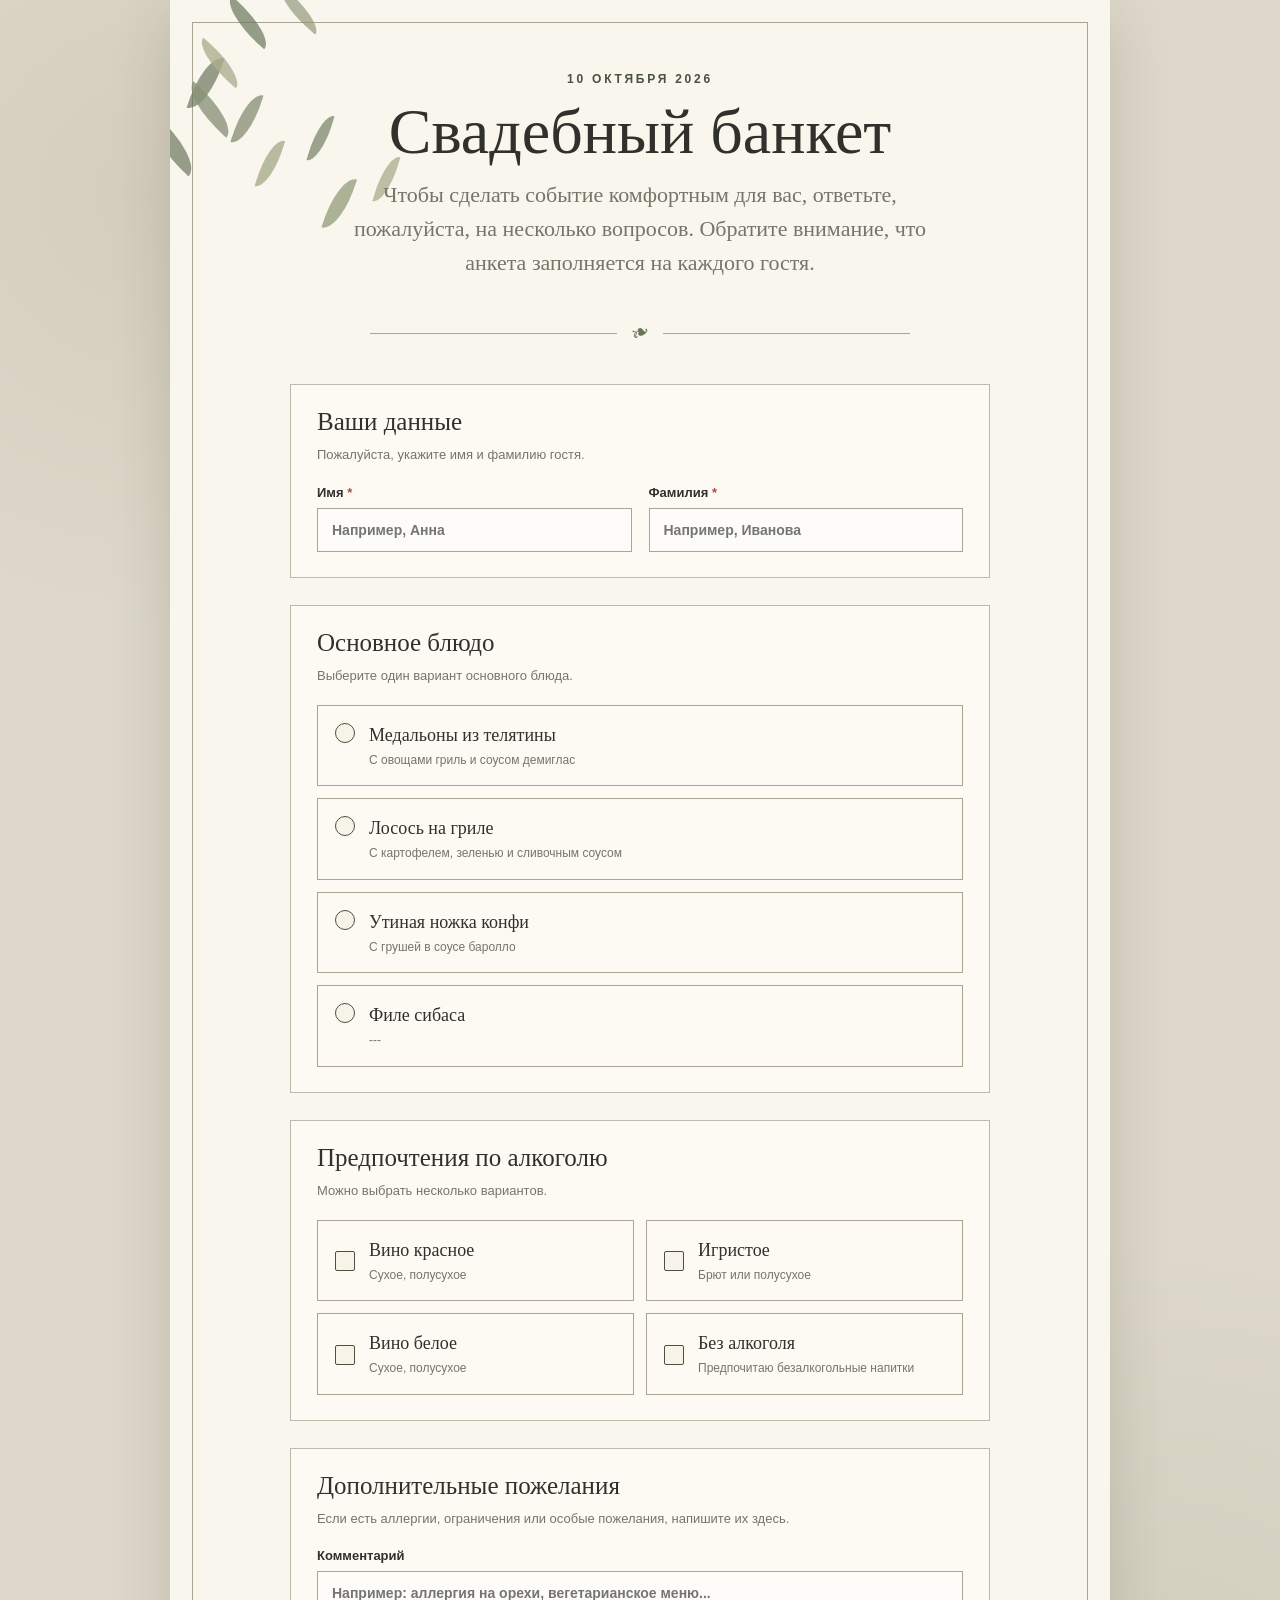
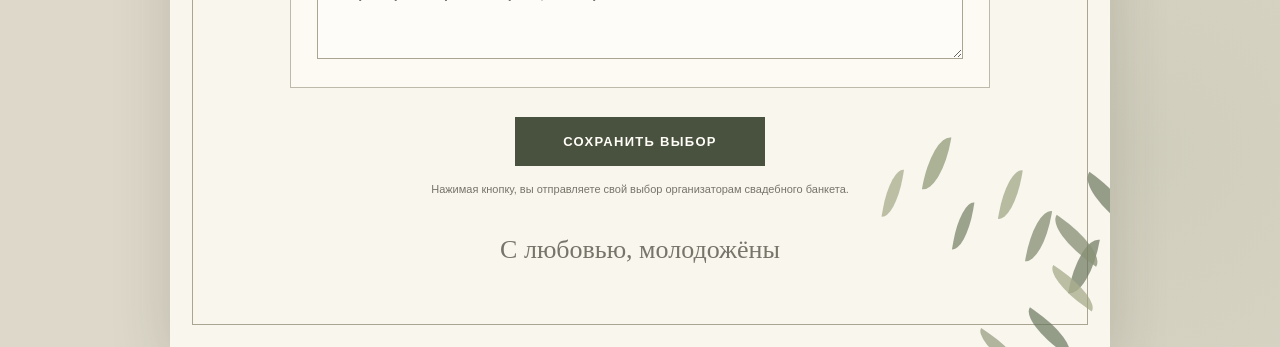
<file: templates/index.html>
<!DOCTYPE html>
<!-- saved from url=(0024)https://cw755283.tw1.ru/ -->
<html lang="ru"><head><meta http-equiv="Content-Type" content="text/html; charset=UTF-8">
  
  <meta name="viewport" content="width=device-width, initial-scale=1.0">

  <title>Выбор блюд — свадебный банкет</title>

  <link rel="preconnect" href="https://fonts.googleapis.com/">
  <link rel="preconnect" href="https://fonts.gstatic.com/" crossorigin="">

  

  <style>
    :root {
      --paper: #f7f3e9;
      --paper-dark: #eee7d8;
      --ink: #30302c;
      --muted: #77746a;
      --line: #aaa493;
      --green: #69745b;
      --green-dark: #48523f;
      --accent: #9a8062;
      --white: #fffdf7;
      --error: #a84b43;
      --shadow: 0 18px 55px rgba(54, 48, 35, 0.18);
    }

    * {
      box-sizing: border-box;
    }

    body {
      min-height: 100vh;
      margin: 0;
      color: var(--ink);
      background:
        radial-gradient(circle at 12% 10%, rgba(150, 137, 103, 0.13), transparent 27rem),
        radial-gradient(circle at 90% 90%, rgba(116, 132, 95, 0.12), transparent 32rem),
        #ddd8ca;
      font-family: "Montserrat", sans-serif;
    }

    .page {
      position: relative;
      width: min(100% - 32px, 940px);
      min-height: 100vh;
      margin: 0 auto;
      padding: 72px 72px 82px;
      overflow: hidden;
      background:
        linear-gradient(rgba(255, 255, 255, 0.24), rgba(255, 255, 255, 0.24)),
        var(--paper);
      box-shadow: var(--shadow);
    }

    .page::before {
      content: "";
      position: absolute;
      inset: 22px;
      z-index: 0;
      border: 1px solid var(--line);
      pointer-events: none;
    }

    .content {
      position: relative;
      z-index: 1;
      max-width: 700px;
      margin: 0 auto;
    }

    .botanical {
      position: absolute;
      z-index: 1;
      width: 270px;
      height: 230px;
      pointer-events: none;
      opacity: 0.88;
    }

    .botanical::before,
    .botanical::after {
      content: "";
      position: absolute;
      display: block;
      background: var(--green);
      border-radius: 100% 0 100% 0;
      transform: rotate(35deg);
      opacity: 0.78;
    }

    .botanical::before {
      width: 22px;
      height: 58px;
      left: 80px;
      top: 55px;
      box-shadow:
        50px 22px 0 -2px #7b8567,
        85px 58px 0 -3px #9aa17e,
        126px 19px 0 -4px #737e61,
        163px 76px 0 -1px #8a9470,
        201px 39px 0 -4px #a2a785;
    }

    .botanical::after {
      width: 24px;
      height: 66px;
      left: 28px;
      top: 100px;
      transform: rotate(-30deg);
      box-shadow:
        52px 4px 0 -2px #7b8567,
        93px -20px 0 -4px #a0a681,
        142px -26px 0 -3px #67755b,
        185px 4px 0 -5px #929979;
    }

    .botanical-top {
      top: -16px;
      left: -48px;
      transform: rotate(-18deg);
    }

    .botanical-bottom {
      right: -56px;
      bottom: -25px;
      transform: rotate(155deg);
    }

    .eyebrow {
      margin: 0 0 12px;
      color: var(--green-dark);
      font-size: 12px;
      font-weight: 600;
      letter-spacing: 0.23em;
      text-align: center;
      text-transform: uppercase;
    }

    h1 {
      max-width: 650px;
      margin: 0 auto 13px;
      font-family: "Playfair Display", serif;
      font-size: clamp(35px, 6vw, 64px);
      font-weight: 500;
      line-height: 1.05;
      text-align: center;
    }

    .subtitle {
      max-width: 600px;
      margin: 0 auto 42px;
      color: var(--muted);
      font-family: "Playfair Display", serif;
      font-size: clamp(17px, 2.5vw, 22px);
      line-height: 1.55;
      text-align: center;
    }

    .ornament {
      display: flex;
      align-items: center;
      gap: 14px;
      width: min(100%, 540px);
      margin: 0 auto 40px;
      color: var(--green);
    }

    .ornament::before,
    .ornament::after {
      content: "";
      flex: 1;
      height: 1px;
      background: var(--line);
    }

    .ornament-symbol {
      font-size: 22px;
      line-height: 1;
      transform: rotate(-25deg);
    }

    form {
      display: grid;
      gap: 27px;
    }

    .form-section {
      padding: 23px 26px 25px;
      border: 1px solid rgba(170, 164, 147, 0.75);
      background: rgba(255, 253, 247, 0.48);
    }

    .section-title {
      margin: 0 0 18px;
      font-family: "Playfair Display", serif;
      font-size: 25px;
      font-weight: 500;
    }

    .section-hint {
      margin: -9px 0 19px;
      color: var(--muted);
      font-size: 13px;
      line-height: 1.55;
    }

    .fields {
      display: grid;
      grid-template-columns: repeat(2, minmax(0, 1fr));
      gap: 17px;
    }

    label {
      display: block;
      color: var(--ink);
      font-size: 13px;
      font-weight: 600;
    }

    input[type="text"],
    textarea {
      width: 100%;
      margin-top: 8px;
      padding: 13px 14px;
      border: 1px solid var(--line);
      border-radius: 0;
      outline: none;
      color: var(--ink);
      background: rgba(255, 255, 255, 0.5);
      font: inherit;
      font-size: 14px;
      transition: border-color 0.2s, box-shadow 0.2s, background 0.2s;
    }

    textarea {
      min-height: 88px;
      resize: vertical;
    }

    input[type="text"]:focus,
    textarea:focus {
      border-color: var(--green);
      background: var(--white);
      box-shadow: 0 0 0 3px rgba(105, 116, 91, 0.13);
    }

    .choices {
      display: grid;
      gap: 12px;
    }

    .choice {
      position: relative;
    }

    .choice input {
      position: absolute;
      width: 1px;
      height: 1px;
      opacity: 0;
    }

    .choice label {
      display: flex;
      align-items: flex-start;
      gap: 14px;
      padding: 16px 17px;
      border: 1px solid var(--line);
      cursor: pointer;
      font-weight: 400;
      line-height: 1.45;
      transition: border-color 0.2s, background 0.2s, transform 0.2s;
    }

    .choice label:hover {
      background: rgba(255, 255, 255, 0.58);
      transform: translateY(-1px);
    }

    .choice input:checked + label {
      border-color: var(--green-dark);
      background: rgba(105, 116, 91, 0.13);
      box-shadow: inset 4px 0 0 var(--green-dark);
    }

    .choice input:focus-visible + label {
      outline: 3px solid rgba(105, 116, 91, 0.24);
      outline-offset: 2px;
    }

    .radio-mark,
    .check-mark {
      display: grid;
      flex: 0 0 20px;
      place-items: center;
      width: 20px;
      height: 20px;
      margin-top: 1px;
      border: 1px solid var(--green-dark);
      background: var(--paper);
    }

    .radio-mark {
      border-radius: 50%;
    }

    .check-mark {
      border-radius: 2px;
    }

    .choice input:checked + label .radio-mark::after {
      content: "";
      width: 10px;
      height: 10px;
      border-radius: 50%;
      background: var(--green-dark);
    }

    .choice input:checked + label .check-mark::after {
      content: "✓";
      color: var(--green-dark);
      font-size: 15px;
      font-weight: 700;
      line-height: 1;
    }

    .choice-content {
      display: grid;
      gap: 4px;
    }

    .choice-title {
      font-family: "Playfair Display", serif;
      font-size: 18px;
    }

    .choice-description {
      color: var(--muted);
      font-size: 12px;
    }

    .alcohol-grid {
      display: grid;
      grid-template-columns: repeat(2, minmax(0, 1fr));
      gap: 12px;
    }

    .alcohol-grid .choice label {
      min-height: 65px;
      align-items: center;
    }

    .required {
      color: var(--error);
    }

    .error-message {
      display: none;
      margin-top: 9px;
      color: var(--error);
      font-size: 12px;
      line-height: 1.4;
    }

    .has-error .error-message {
      display: block;
    }

    .has-error input[type="text"],
    .has-error .choice label {
      border-color: var(--error);
    }

    .submit-wrap {
      display: grid;
      justify-items: center;
      gap: 15px;
      padding-top: 2px;
    }

    button {
      min-width: 250px;
      padding: 16px 26px;
      border: 1px solid var(--green-dark);
      color: #fffdf7;
      background: var(--green-dark);
      cursor: pointer;
      font: inherit;
      font-size: 13px;
      font-weight: 600;
      letter-spacing: 0.1em;
      text-transform: uppercase;
      transition: background 0.2s, transform 0.2s, box-shadow 0.2s;
    }

    button:hover {
      background: #394334;
      box-shadow: 0 8px 18px rgba(72, 82, 63, 0.2);
      transform: translateY(-1px);
    }

    button:active {
      transform: translateY(0);
    }

    .privacy-note {
      max-width: 520px;
      margin: 0;
      color: var(--muted);
      font-size: 11px;
      line-height: 1.5;
      text-align: center;
    }

    .success {
      display: none;
      padding: 30px 24px;
      border: 1px solid var(--green);
      background: rgba(105, 116, 91, 0.12);
      text-align: center;
    }

    .success.is-visible {
      display: block;
    }

    .success-title {
      margin: 0 0 9px;
      font-family: "Playfair Display", serif;
      font-size: 28px;
    }

    .success p {
      margin: 0;
      color: var(--muted);
      font-size: 14px;
      line-height: 1.6;
    }

    .footer-note {
      margin: 38px 0 0;
      color: var(--muted);
      font-family: "Marck Script", cursive;
      font-size: 26px;
      text-align: center;
    }

    @media (max-width: 700px) {
      .page {
        width: calc(100% - 18px);
        padding: 58px 28px 62px;
      }

      .page::before {
        inset: 12px;
      }

      .botanical {
        transform: scale(0.72);
      }

      .botanical-top {
        top: -36px;
        left: -90px;
      }

      .botanical-bottom {
        right: -102px;
        bottom: -65px;
      }

      .fields,
      .alcohol-grid {
        grid-template-columns: 1fr;
      }

      .form-section {
        padding: 20px 17px 21px;
      }

      .section-title {
        font-size: 23px;
      }
    }

    @media (max-width: 430px) {
      body {
        background: var(--paper);
      }

      .page {
        width: 100%;
        min-height: 100vh;
        padding-right: 21px;
        padding-left: 21px;
        box-shadow: none;
      }

      .page::before {
        inset: 9px;
      }

      h1 {
        font-size: 38px;
      }

      .subtitle {
        margin-bottom: 32px;
        font-size: 17px;
      }

      .ornament {
        margin-bottom: 28px;
      }

      button {
        width: 100%;
        min-width: 0;
      }
    }
  </style>
</head>

<body>
  <main class="page">
    <div class="botanical botanical-top" aria-hidden="true"></div>
    <div class="botanical botanical-bottom" aria-hidden="true"></div>

    <div class="content">
      <p class="eyebrow"> 10 октября 2026</p>

      <h1>Свадебный банкет</h1>

      <p class="subtitle">
        Чтобы сделать событие комфортным для вас,
        ответьте, пожалуйста, на несколько вопросов.
        Обратите внимание, что анкета заполняется на каждого гостя.
      </p>

      <div class="ornament" aria-hidden="true">
        <span class="ornament-symbol">❧</span>
      </div>

      <form id="banquetForm" method="post" action="/submit" novalidate="">
        <section class="form-section" id="guestSection">
          <h2 class="section-title">Ваши данные</h2>
          <p class="section-hint">
            Пожалуйста, укажите имя и фамилию гостя.
          </p>

          <div class="fields">
            <label>
              Имя <span class="required">*</span>
              <input type="text" id="firstName" name="firstName" autocomplete="given-name" placeholder="Например, Анна" required="">
            </label>

            <label>
              Фамилия <span class="required">*</span>
              <input type="text" id="lastName" name="lastName" autocomplete="family-name" placeholder="Например, Иванова" required="">
            </label>
          </div>

          <p class="error-message" id="guestError">
            Укажите имя и фамилию.
          </p>
        </section>

        <section class="form-section" id="mainDishSection">
          <h2 class="section-title">Основное блюдо</h2>
          <p class="section-hint">
            Выберите один вариант основного блюда.
          </p>

          <div class="choices">
            <div class="choice">
              <input type="radio" id="dish1" name="mainDish" value="Медальоны из говядины" required="">
              <label for="dish1">
                <span class="radio-mark" aria-hidden="true"></span>
                <span class="choice-content">
                  <span class="choice-title">Медальоны из телятины</span>
                  <span class="choice-description">
                    С овощами гриль и соусом демиглас
                  </span>
                </span>
              </label>
            </div>

            <div class="choice">
              <input type="radio" id="dish2" name="mainDish" value="Филе лосося">
              <label for="dish2">
                <span class="radio-mark" aria-hidden="true"></span>
                <span class="choice-content">
                  <span class="choice-title">Лосось на гриле</span>
                  <span class="choice-description">
                    С картофелем, зеленью и сливочным соусом
                  </span>
                </span>
              </label>
            </div>

            <div class="choice">
              <input type="radio" id="dish3" name="mainDish" value="Равиоли с белыми грибами">
              <label for="dish3">
                <span class="radio-mark" aria-hidden="true"></span>
                <span class="choice-content">
                  <span class="choice-title">Утиная ножка конфи</span>
                  <span class="choice-description">
                    С грушей в соусе баролло
                  </span>
                </span>
              </label>
            </div>
            <div class="choice">
              <input type="radio" id="dish3" name="mainDish" value="Филе сибаса">
              <label for="dish3">
                <span class="radio-mark" aria-hidden="true"></span>
                <span class="choice-content">
                  <span class="choice-title">Филе сибаса</span>
                  <span class="choice-description">
                    ---
                  </span>
                </span>
              </label>
            </div>            
          </div>

          <p class="error-message" id="dishError">
            Выберите основное блюдо.
          </p>
        </section>

        <section class="form-section">
          <h2 class="section-title">Предпочтения по алкоголю</h2>
          <p class="section-hint">
            Можно выбрать несколько вариантов.
          </p>

          <div class="alcohol-grid">
            <div class="choice">
              <input type="checkbox" id="alcoholWine" name="alcohol" value="Вино">
              <label for="alcoholWine">
                <span class="check-mark" aria-hidden="true"></span>
                <span class="choice-content">
                  <span class="choice-title">Вино красное</span>
                  <span class="choice-description">Сухое, полусухое</span>
                </span>
              </label>
            </div>

            <div class="choice">
              <input type="checkbox" id="alcoholChampagne" name="alcohol" value="Игристое вино">
              <label for="alcoholChampagne">
                <span class="check-mark" aria-hidden="true"></span>
                <span class="choice-content">
                  <span class="choice-title">Игристое</span>
                  <span class="choice-description">Брют или полусухое</span>
                </span>
              </label>
            </div>

            <div class="choice">
              <input type="checkbox" id="alcoholStrong" name="alcohol" value="Крепкие напитки">
              <label for="alcoholStrong">
                <span class="check-mark" aria-hidden="true"></span>
                <span class="choice-content">
                  <span class="choice-title">Вино белое</span>
                  <span class="choice-description">Сухое, полусухое</span>
                </span>
              </label>
            </div>

            <div class="choice">
              <input type="checkbox" id="alcoholNone" name="alcohol" value="Без алкоголя">
              <label for="alcoholNone">
                <span class="check-mark" aria-hidden="true"></span>
                <span class="choice-content">
                  <span class="choice-title">Без алкоголя</span>
                  <span class="choice-description">Предпочитаю безалкогольные напитки</span>
                </span>
              </label>
            </div>
          </div>
        </section>

        <section class="form-section">
          <h2 class="section-title">Дополнительные пожелания</h2>
          <p class="section-hint">
            Если есть аллергии, ограничения или особые пожелания, напишите их здесь.
          </p>

          <label for="comment">
            Комментарий
            <textarea id="comment" name="comment" placeholder="Например: аллергия на орехи, вегетарианское меню..."></textarea>
          </label>
        </section>

        <div class="submit-wrap">
          <button type="submit">Сохранить выбор</button>

          <p class="privacy-note">
            Нажимая кнопку, вы отправляете свой выбор организаторам свадебного банкета.
          </p>
        </div>
      </form>

      <div class="success" id="successMessage" role="status">
        <h2 class="success-title">Спасибо за ваш ответ!</h2>
        <p>
          Ваши предпочтения сохранены.
          Будем рады видеть вас на нашем празднике.
        </p>
      </div>

      <p class="footer-note">С любовью, молодожёны</p>
    </div>
  </main>

  <script>
    const form = document.getElementById("banquetForm");
    const successMessage = document.getElementById("successMessage");

    const guestSection = document.getElementById("guestSection");
    const mainDishSection = document.getElementById("mainDishSection");

    const guestError = document.getElementById("guestError");
    const dishError = document.getElementById("dishError");

    const firstName = document.getElementById("firstName");
    const lastName = document.getElementById("lastName");

    form.addEventListener("submit", function (event) {
      event.preventDefault();

      const hasGuestData =
        firstName.value.trim().length > 0 &&
        lastName.value.trim().length > 0;

      const selectedDish = form.querySelector(
        'input[name="mainDish"]:checked'
      );

      guestSection.classList.toggle("has-error", !hasGuestData);
      mainDishSection.classList.toggle("has-error", !selectedDish);

      guestError.textContent = "Укажите имя и фамилию.";
      dishError.textContent = "Выберите основное блюдо.";

      if (!hasGuestData || !selectedDish) {
        const firstInvalidSection = !hasGuestData
          ? guestSection
          : mainDishSection;

        firstInvalidSection.scrollIntoView({
          behavior: "smooth",
          block: "center"
        });

        return;
      }

      const alcohol = Array.from(
        form.querySelectorAll('input[name="alcohol"]:checked')
      ).map((item) => item.value);

      const formData = {
        firstName: firstName.value.trim(),
        lastName: lastName.value.trim(),
        mainDish: selectedDish.value,
        alcohol,
        comment: document.getElementById("comment").value.trim(),
        submittedAt: new Date().toISOString()
      };

      
        //Здесь можно заменить демонстрационное сохранение
        //на отправку на backend:
       
        fetch("/", {
          method: "POST",
          headers: { "Content-Type": "application/json" },
          body: JSON.stringify(formData)
        });
       

      localStorage.setItem(
        "wedding-banquet-response",
        JSON.stringify(formData)
      );

      form.style.display = "none";
      successMessage.classList.add("is-visible");
      successMessage.scrollIntoView({
        behavior: "smooth",
        block: "center"
      });
    });

    document.querySelectorAll('input[name="alcohol"]').forEach((checkbox) => {
      checkbox.addEventListener("change", function () {
        const noAlcohol = document.getElementById("alcoholNone");

        if (this.id === "alcoholNone" && this.checked) {
          document
            .querySelectorAll('input[name="alcohol"]:not(#alcoholNone)')
            .forEach((item) => {
              item.checked = false;
            });
        }

        if (this.id !== "alcoholNone" && this.checked) {
          noAlcohol.checked = false;
        }
      });
    });

    firstName.addEventListener("input", () => {
      if (firstName.value.trim() && lastName.value.trim()) {
        guestSection.classList.remove("has-error");
      }
    });

    lastName.addEventListener("input", () => {
      if (firstName.value.trim() && lastName.value.trim()) {
        guestSection.classList.remove("has-error");
      }
    });

    document.querySelectorAll('input[name="mainDish"]').forEach((radio) => {
      radio.addEventListener("change", () => {
        mainDishSection.classList.remove("has-error");
      });
    });
  </script>

</body></html>
</file>
